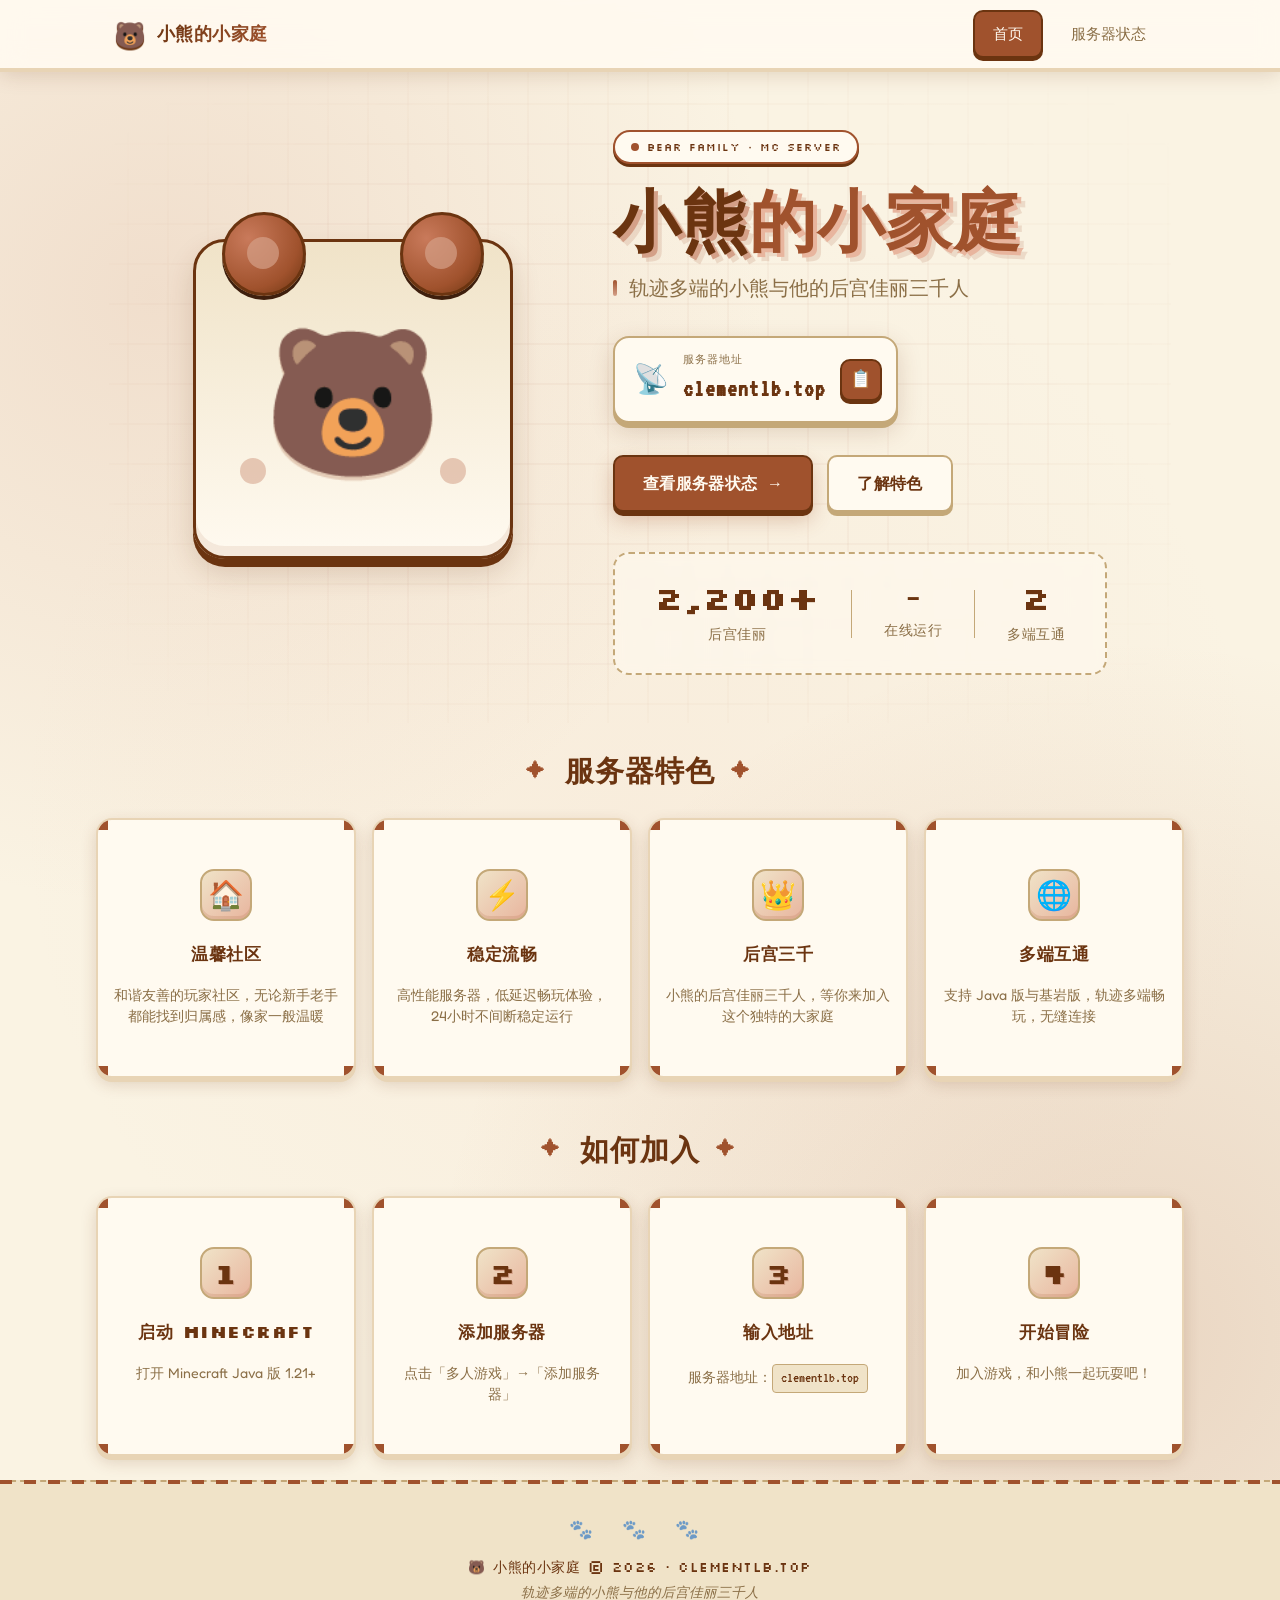
<file: index.html>
<!DOCTYPE html>
<html lang="zh-CN">
<head>
  <script>
    if (location.protocol === 'http:' && location.hostname === 'clementlb.top') {
      location.replace('https://clementlb.top' + location.pathname + location.search + location.hash);
    }
  </script>
  <meta charset="UTF-8">
  <meta name="viewport" content="width=device-width, initial-scale=1.0">
  <meta name="theme-color" content="#a0522d">
  <title>小熊的小家庭 - Minecraft 服务器</title>
  <link rel="preconnect" href="https://fonts.googleapis.com">
  <link rel="preconnect" href="https://fonts.gstatic.com" crossorigin>
  <link href="https://fonts.googleapis.com/css2?family=Press+Start+2P&family=Silkscreen:wght@400;700&family=Fredoka:wght@400;500;600;700&family=VT323&display=swap" rel="stylesheet">
  <link rel="stylesheet" href="css/style.css">
</head>
<body>
  <a href="#main" class="skip-link">跳到主内容</a>

  <nav class="navbar" aria-label="主导航">
    <div class="nav-container">
      <a href="index.html" class="nav-logo">
        <span class="logo-pixel" aria-hidden="true">🐻</span>
        <span class="logo-text">小熊的小家庭</span>
      </a>
      <div class="nav-links">
        <a href="index.html" class="nav-link active" aria-current="page">
          <span class="nav-link-inner">首页</span>
        </a>
        <a href="status.html" class="nav-link">
          <span class="nav-link-inner">服务器状态</span>
        </a>
      </div>
    </div>
  </nav>

  <header class="hero" id="main">
    <div class="hero-grid-pattern"></div>
    <div class="hero-bear">
      <div class="bear-character">
        <div class="bear-ear bear-ear-left" aria-hidden="true"></div>
        <div class="bear-ear bear-ear-right" aria-hidden="true"></div>
        <div class="bear-face" aria-hidden="true">🐻</div>
        <div class="bear-cheek bear-cheek-left" aria-hidden="true"></div>
        <div class="bear-cheek bear-cheek-right" aria-hidden="true"></div>
      </div>
      <div class="bear-shadow" aria-hidden="true"></div>
    </div>

    <div class="hero-content">
      <div class="hero-badge">
        <span class="badge-dot"></span>
        <span>BEAR FAMILY · MC SERVER</span>
      </div>
      <h1 class="hero-title">
        <span class="title-pixel">小熊</span><span class="title-pixel title-pixel-accent">的小家庭</span>
      </h1>
      <p class="hero-tagline">轨迹多端的小熊与他的后宫佳丽三千人</p>

      <div class="hero-ip">
        <div class="ip-icon">📡</div>
        <div class="ip-text">
          <span class="ip-label">服务器地址</span>
          <code class="ip-value">clementlb.top</code>
        </div>
        <button class="ip-copy" onclick="copyIp()" title="复制地址" aria-label="复制服务器地址">
          <span class="copy-icon" aria-hidden="true">📋</span>
        </button>
      </div>

      <div class="hero-actions">
        <a href="status.html" class="btn btn-primary">
          <span>查看服务器状态</span>
          <span class="btn-arrow" aria-hidden="true">→</span>
        </a>
        <a href="#features" class="btn btn-ghost">
          <span>了解特色</span>
        </a>
      </div>

      <div class="hero-stats">
        <div class="stat">
          <div class="stat-num" data-target="3000">0</div>
          <div class="stat-label">后宫佳丽</div>
        </div>
        <div class="stat-divider"></div>
        <div class="stat">
          <div class="stat-num" id="homePlayerCount">-</div>
          <div class="stat-label">在线运行</div>
        </div>
        <div class="stat-divider"></div>
        <div class="stat">
          <div class="stat-num">2</div>
          <div class="stat-label">多端互通</div>
        </div>
      </div>
    </div>
  </header>

  <section class="features" id="features">
    <div class="section-header">
        <span class="section-deco" aria-hidden="true">✦</span>
        <h2 class="section-title">服务器特色</h2>
        <span class="section-deco" aria-hidden="true">✦</span>
      </div>

    <div class="features-grid">
      <div class="card feature-card">
        <div class="card-corner corner-tl" aria-hidden="true"></div>
        <div class="card-corner corner-tr" aria-hidden="true"></div>
        <div class="card-corner corner-bl" aria-hidden="true"></div>
        <div class="card-corner corner-br" aria-hidden="true"></div>
        <div class="feature-icon-wrap">
          <div class="feature-icon" aria-hidden="true">🏠</div>
          <div class="icon-paw" aria-hidden="true">🐾</div>
        </div>
        <h3 class="feature-title">温馨社区</h3>
        <p class="feature-desc">和谐友善的玩家社区，无论新手老手都能找到归属感，像家一般温暖</p>
      </div>

      <div class="card feature-card">
        <div class="card-corner corner-tl" aria-hidden="true"></div>
        <div class="card-corner corner-tr" aria-hidden="true"></div>
        <div class="card-corner corner-bl" aria-hidden="true"></div>
        <div class="card-corner corner-br" aria-hidden="true"></div>
        <div class="feature-icon-wrap">
          <div class="feature-icon" aria-hidden="true">⚡</div>
          <div class="icon-paw" aria-hidden="true">🐾</div>
        </div>
        <h3 class="feature-title">稳定流畅</h3>
        <p class="feature-desc">高性能服务器，低延迟畅玩体验，24小时不间断稳定运行</p>
      </div>

      <div class="card feature-card">
        <div class="card-corner corner-tl" aria-hidden="true"></div>
        <div class="card-corner corner-tr" aria-hidden="true"></div>
        <div class="card-corner corner-bl" aria-hidden="true"></div>
        <div class="card-corner corner-br" aria-hidden="true"></div>
        <div class="feature-icon-wrap">
          <div class="feature-icon" aria-hidden="true">👑</div>
          <div class="icon-paw" aria-hidden="true">🐾</div>
        </div>
        <h3 class="feature-title">后宫三千</h3>
        <p class="feature-desc">小熊的后宫佳丽三千人，等你来加入这个独特的大家庭</p>
      </div>

      <div class="card feature-card">
        <div class="card-corner corner-tl" aria-hidden="true"></div>
        <div class="card-corner corner-tr" aria-hidden="true"></div>
        <div class="card-corner corner-bl" aria-hidden="true"></div>
        <div class="card-corner corner-br" aria-hidden="true"></div>
        <div class="feature-icon-wrap">
          <div class="feature-icon" aria-hidden="true">🌐</div>
          <div class="icon-paw" aria-hidden="true">🐾</div>
        </div>
        <h3 class="feature-title">多端互通</h3>
        <p class="feature-desc">支持 Java 版与基岩版，轨迹多端畅玩，无缝连接</p>
      </div>
    </div>
  </section>

  <section class="join">
    <div class="section-header">
      <span class="section-deco" aria-hidden="true">✦</span>
      <h2 class="section-title">如何加入</h2>
      <span class="section-deco" aria-hidden="true">✦</span>
    </div>

    <div class="join-steps">
      <div class="card step">
        <div class="card-corner corner-tl" aria-hidden="true"></div>
        <div class="card-corner corner-tr" aria-hidden="true"></div>
        <div class="card-corner corner-bl" aria-hidden="true"></div>
        <div class="card-corner corner-br" aria-hidden="true"></div>
        <div class="step-icon-wrap">
          <span class="step-number" aria-hidden="true">1</span>
          <div class="icon-paw" aria-hidden="true">🐾</div>
        </div>
        <h3 class="step-title">启动 Minecraft</h3>
        <p class="step-desc">打开 Minecraft Java 版 1.21+</p>
      </div>

      <div class="card step">
        <div class="card-corner corner-tl" aria-hidden="true"></div>
        <div class="card-corner corner-tr" aria-hidden="true"></div>
        <div class="card-corner corner-bl" aria-hidden="true"></div>
        <div class="card-corner corner-br" aria-hidden="true"></div>
        <div class="step-icon-wrap">
          <span class="step-number" aria-hidden="true">2</span>
          <div class="icon-paw" aria-hidden="true">🐾</div>
        </div>
        <h3 class="step-title">添加服务器</h3>
        <p class="step-desc">点击「多人游戏」→「添加服务器」</p>
      </div>

      <div class="card step">
        <div class="card-corner corner-tl" aria-hidden="true"></div>
        <div class="card-corner corner-tr" aria-hidden="true"></div>
        <div class="card-corner corner-bl" aria-hidden="true"></div>
        <div class="card-corner corner-br" aria-hidden="true"></div>
        <div class="step-icon-wrap">
          <span class="step-number" aria-hidden="true">3</span>
          <div class="icon-paw" aria-hidden="true">🐾</div>
        </div>
        <h3 class="step-title">输入地址</h3>
        <p class="step-desc">服务器地址：<code class="step-code">clementlb.top</code></p>
      </div>

      <div class="card step">
        <div class="card-corner corner-tl" aria-hidden="true"></div>
        <div class="card-corner corner-tr" aria-hidden="true"></div>
        <div class="card-corner corner-bl" aria-hidden="true"></div>
        <div class="card-corner corner-br" aria-hidden="true"></div>
        <div class="step-icon-wrap">
          <span class="step-number" aria-hidden="true">4</span>
          <div class="icon-paw" aria-hidden="true">🐾</div>
        </div>
        <h3 class="step-title">开始冒险</h3>
        <p class="step-desc">加入游戏，和小熊一起玩耍吧！</p>
      </div>
    </div>
  </section>

  <footer class="footer">
    <div class="footer-paws" aria-hidden="true">🐾 🐾 🐾</div>
    <p class="footer-main">🐻 小熊的小家庭 &copy; 2026 · clementlb.top</p>
    <p class="footer-tagline">轨迹多端的小熊与他的后宫佳丽三千人</p>
  </footer>

  <script>
    function copyIp() {
      const ip = 'clementlb.top';
      const btn = document.querySelector('.ip-copy');
      const icon = btn?.querySelector('.copy-icon');
      const restore = () => { if (icon) icon.textContent = '📋'; };
      if (navigator.clipboard?.writeText) {
        navigator.clipboard.writeText(ip).then(() => {
          if (icon) icon.textContent = '✅';
          setTimeout(restore, 1500);
        }).catch(restore);
      } else {
        // Fallback for older browsers
        const ta = document.createElement('textarea');
        ta.value = ip;
        ta.style.position = 'fixed';
        ta.style.opacity = '0';
        document.body.appendChild(ta);
        ta.select();
        try { document.execCommand('copy'); if (icon) icon.textContent = '✅'; } catch (e) {}
        document.body.removeChild(ta);
        setTimeout(restore, 1500);
      }
    }

    // Honor reduced motion preference
    const prefersReducedMotion = window.matchMedia('(prefers-reduced-motion: reduce)').matches;

    // Animate stats on load
    document.addEventListener('DOMContentLoaded', () => {
      const stat = document.querySelector('.stat-num[data-target]');
      if (stat) {
        const target = +stat.dataset.target;
        if (prefersReducedMotion) {
          stat.textContent = target.toLocaleString() + '+';
        } else {
          let current = 0;
          const step = Math.max(1, Math.ceil(target / 60));
          const tick = () => {
            current += step;
            if (current >= target) current = target;
            stat.textContent = current.toLocaleString() + '+';
            if (current < target) requestAnimationFrame(tick);
          };
          const obs = new IntersectionObserver((entries) => {
            entries.forEach(e => { if (e.isIntersecting) { tick(); obs.disconnect(); } });
          });
          obs.observe(stat);
        }
      }

      fetchPlayerCount();
      setInterval(fetchPlayerCount, 300000);

      // Stagger card reveal is handled in CSS (avoids first-frame flash)
    });

    function fetchPlayerCount(retriesLeft = 10) {
      const el = document.getElementById('homePlayerCount');
      if (!el) return;
      fetch('https://api.mcsrvstat.us/3/mc.clementlb.top:25565')
        .then(r => r.json())
        .then(data => {
          if (data && data.online) {
            const online = data.players?.online ?? 0;
            const max = data.players?.max ?? 0;
            el.textContent = online + ' / ' + max;
          } else {
            el.textContent = '离线';
          }
        })
        .catch(() => {
          if (retriesLeft > 0) {
            setTimeout(() => fetchPlayerCount(retriesLeft - 1), 3000);
          } else {
            el.textContent = '-';
          }
        });
    }
  </script>
</body>
</html>
</file>
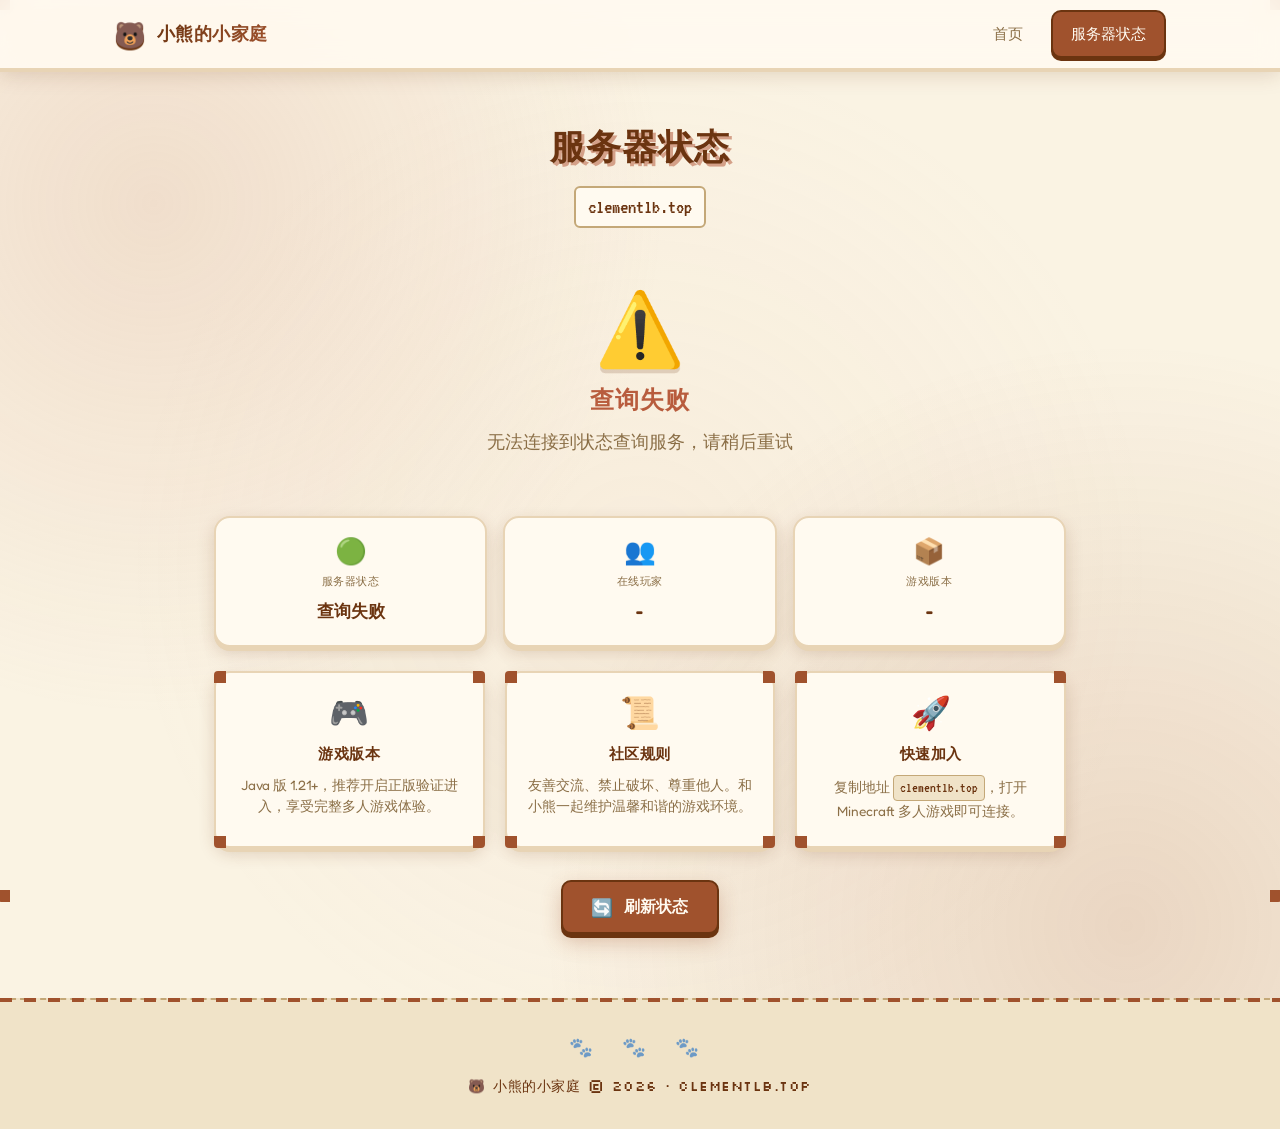
<file: status.html>
<!DOCTYPE html>
<html lang="zh-CN">
<head>
  <script>
    if (location.protocol === 'http:' && location.hostname === 'clementlb.top') {
      location.replace('https://clementlb.top' + location.pathname + location.search + location.hash);
    }
  </script>
  <meta charset="UTF-8">
  <meta name="viewport" content="width=device-width, initial-scale=1.0">
  <meta name="theme-color" content="#a0522d">
  <title>服务器状态 - 小熊的小家庭</title>
  <link rel="preconnect" href="https://fonts.googleapis.com">
  <link rel="preconnect" href="https://fonts.gstatic.com" crossorigin>
  <link href="https://fonts.googleapis.com/css2?family=Press+Start+2P&family=Silkscreen:wght@400;700&family=Fredoka:wght@400;500;600;700&family=VT323&display=swap" rel="stylesheet">
  <link rel="stylesheet" href="css/style.css">
</head>
<body>
  <a href="#main" class="skip-link">跳到主内容</a>

  <nav class="navbar" aria-label="主导航">
    <div class="nav-container">
      <a href="index.html" class="nav-logo">
        <span class="logo-pixel" aria-hidden="true">🐻</span>
        <span class="logo-text">小熊的小家庭</span>
      </a>
      <div class="nav-links">
        <a href="index.html" class="nav-link">
          <span class="nav-link-inner">首页</span>
        </a>
        <a href="status.html" class="nav-link active" aria-current="page">
          <span class="nav-link-inner">服务器状态</span>
        </a>
      </div>
    </div>
  </nav>

  <main class="status-page" id="main">
    <div class="status-header">
      <h1 class="page-title">服务器状态</h1>
      <p class="page-subtitle"><code class="status-ip-mono">clementlb.top</code></p>
    </div>

    <!-- Status Result Card -->
    <div class="status-card" id="statusCard" role="status" aria-live="polite" aria-busy="true">
      <div class="card-corner corner-tl" aria-hidden="true"></div>
      <div class="card-corner corner-tr" aria-hidden="true"></div>
      <div class="card-corner corner-bl" aria-hidden="true"></div>
      <div class="card-corner corner-br" aria-hidden="true"></div>
      <div class="status-loading" id="statusLoading">
        <div class="bear-loader">
          <div class="bear-loader-emoji" aria-hidden="true">🐻</div>
          <div class="loader-paws" aria-hidden="true">
            <span>🐾</span><span>🐾</span><span>🐾</span>
          </div>
        </div>
        <p class="loading-text">小熊正在查看服务器…</p>
      </div>
      <div class="status-result" id="statusResult" style="display:none;">
        <div class="status-icon" id="statusIcon" aria-hidden="true">🟢</div>
        <div class="status-text" id="statusText">服务器在线</div>
        <div class="status-players" id="statusPlayers">0 / 0 名玩家在线</div>
      </div>
    </div>

    <!-- Metrics Grid -->
    <div class="metrics-grid" id="metricsGrid">
      <div class="metric-card">
        <span class="metric-icon" aria-hidden="true">🟢</span>
        <span class="metric-label">服务器状态</span>
        <span class="metric-value" id="metricStatus">查询中…</span>
      </div>
      <div class="metric-card">
        <span class="metric-icon" aria-hidden="true">👥</span>
        <span class="metric-label">在线玩家</span>
        <span class="metric-value" id="metricPlayers">-</span>
      </div>
      <div class="metric-card">
        <span class="metric-icon" aria-hidden="true">📦</span>
        <span class="metric-label">游戏版本</span>
        <span class="metric-value" id="metricVersion">-</span>
      </div>
    </div>

    <!-- Detail Cards -->
    <div class="status-detail" id="statusDetail" style="display:none;">
      <div class="card-corner corner-tl" aria-hidden="true"></div>
      <div class="card-corner corner-tr" aria-hidden="true"></div>
      <div class="card-corner corner-bl" aria-hidden="true"></div>
      <div class="card-corner corner-br" aria-hidden="true"></div>
      <div class="detail-grid">
        <div class="detail-item">
          <span class="detail-label">服务器名称</span>
          <span class="detail-value" id="detailName">-</span>
        </div>
        <div class="detail-item">
          <span class="detail-label">游戏版本</span>
          <span class="detail-value" id="detailVersion">-</span>
        </div>
        <div class="detail-item">
          <span class="detail-label">在线玩家</span>
          <span class="detail-value" id="detailPlayers">-</span>
        </div>
        <div class="detail-item">
          <span class="detail-label">最大玩家</span>
          <span class="detail-value" id="detailMaxPlayers">-</span>
        </div>
        <div class="detail-item detail-full">
          <span class="detail-label">MOTD</span>
          <span class="detail-value motd" id="detailMotd">-</span>
        </div>
      </div>

      <div class="player-list" id="playerList" style="display:none;">
        <h2 class="player-list-title">
          <span aria-hidden="true">🐾</span> 在线玩家 <span aria-hidden="true">🐾</span>
        </h2>
        <div class="player-grid" id="playerGrid"></div>
      </div>
    </div>

    <!-- Info Cards -->
    <section class="info-cards" aria-labelledby="info-heading">
      <h2 class="visually-hidden" id="info-heading">服务器信息</h2>
      <div class="info-card">
        <div class="card-corner corner-tl" aria-hidden="true"></div>
        <div class="card-corner corner-tr" aria-hidden="true"></div>
        <div class="card-corner corner-bl" aria-hidden="true"></div>
        <div class="card-corner corner-br" aria-hidden="true"></div>
        <div class="info-icon" aria-hidden="true">🎮</div>
        <h3 class="info-title">游戏版本</h3>
        <p class="info-desc">Java 版 1.21+，推荐开启正版验证进入，享受完整多人游戏体验。</p>
      </div>
      <div class="info-card">
        <div class="card-corner corner-tl" aria-hidden="true"></div>
        <div class="card-corner corner-tr" aria-hidden="true"></div>
        <div class="card-corner corner-bl" aria-hidden="true"></div>
        <div class="card-corner corner-br" aria-hidden="true"></div>
        <div class="info-icon" aria-hidden="true">📜</div>
        <h3 class="info-title">社区规则</h3>
        <p class="info-desc">友善交流、禁止破坏、尊重他人。和小熊一起维护温馨和谐的游戏环境。</p>
      </div>
      <div class="info-card">
        <div class="card-corner corner-tl" aria-hidden="true"></div>
        <div class="card-corner corner-tr" aria-hidden="true"></div>
        <div class="card-corner corner-bl" aria-hidden="true"></div>
        <div class="card-corner corner-br" aria-hidden="true"></div>
        <div class="info-icon" aria-hidden="true">🚀</div>
        <h3 class="info-title">快速加入</h3>
        <p class="info-desc">复制地址 <code class="info-code">clementlb.top</code>，打开 Minecraft 多人游戏即可连接。</p>
      </div>
    </section>

    <button class="btn btn-primary btn-refresh" onclick="fetchStatus()" aria-label="刷新服务器状态">
      <span class="btn-icon" aria-hidden="true">🔄</span>
      <span>刷新状态</span>
    </button>
  </main>

  <footer class="footer">
    <div class="footer-paws" aria-hidden="true">🐾 🐾 🐾</div>
    <p class="footer-main">🐻 小熊的小家庭 &copy; 2026 · clementlb.top</p>
  </footer>

  <script src="js/status.js"></script>
</body>
</html>
</file>
<file: css/style.css>
/* ============================================
   小熊的小家庭 · Cozy Bear Minecraft Theme
   ============================================ */

/* ===== Reset ===== */
*, *::before, *::after { box-sizing: border-box; margin: 0; padding: 0; }

/* ===== Theme Variables (Bear Palette) ===== */
:root {
  /* Bear fur browns */
  --bear-fur: #a0522d;
  --bear-fur-light: #c97a5b;
  --bear-fur-dark: #6b3410;
  --bear-fur-deep: #3e1f0d;

  /* Bear snout peach */
  --bear-snout: #d4a088;
  --bear-snout-light: #e8b59e;
  --bear-snout-dark: #b07858;

  /* Cozy room creams (Minecraft room background) */
  --bg: #faf3e3;
  --bg-soft: #f0e3c8;
  --bg-card: #fffaf0;
  --bg-card-hover: #fff5e1;

  /* Text */
  --text: #3e2723;
  --text-muted: #8b6f47;
  --text-light: #b8a085;

  /* Borders & decoration */
  --border: #e8d4b5;
  --border-strong: #c4a878;
  --pixel-shadow: rgba(107, 52, 16, 0.18);

  /* Semantic */
  --success: #6b8e23;
  --success-bg: #e8efd0;
  --danger: #b85c3d;
  --danger-bg: #f5dccd;
  --warning: #d4a017;

  /* Focus ring */
  --focus-ring: 0 0 0 3px rgba(160, 82, 45, 0.5);

  /* Shapes */
  --radius: 16px;
  --radius-sm: 10px;
  --radius-lg: 24px;
  --pixel: 4px;

  /* Safe areas (iOS notch etc.) */
  --safe-top: env(safe-area-inset-top, 0px);
  --safe-bottom: env(safe-area-inset-bottom, 0px);

  /* Spacing scale (4-px grid) */
  --space-1: 4px;
  --space-2: 8px;
  --space-3: 12px;
  --space-4: 16px;
  --space-5: 24px;
  --space-6: 32px;
  --space-7: 48px;
  --space-8: 64px;
}

/* ===== Base ===== */
html { scroll-behavior: smooth; }

body {
  font-family: 'Fredoka', 'PingFang SC', 'Microsoft YaHei', sans-serif;
  background: var(--bg);
  color: var(--text);
  min-height: 100vh;
  display: flex;
  flex-direction: column;
  font-weight: 400;
  line-height: 1.6;
  overflow-x: hidden;
  background-image:
    radial-gradient(circle at 12% 18%, rgba(212, 160, 136, 0.25) 0%, transparent 35%),
    radial-gradient(circle at 88% 82%, rgba(160, 82, 45, 0.18) 0%, transparent 40%),
    radial-gradient(circle at 50% 50%, rgba(232, 181, 158, 0.1) 0%, transparent 60%);
}

::selection { background: var(--bear-fur); color: var(--bg-card); }

/* ===== Skip Link ===== */
.skip-link {
  position: absolute;
  left: -9999px;
  top: 0;
  z-index: 200;
  background: var(--bear-fur-dark);
  color: var(--bg-card);
  padding: 12px 20px;
  border-radius: 0 0 var(--radius-sm) 0;
  text-decoration: none;
  font-weight: 600;
}
.skip-link:focus { left: 0; outline: 3px solid var(--bear-snout-light); outline-offset: 2px; }

/* ===== Focus Styles ===== */
:focus-visible {
  outline: 3px solid var(--bear-fur);
  outline-offset: 2px;
  border-radius: 4px;
}

/* ===== Navbar ===== */
.navbar {
  background: rgba(255, 250, 240, 0.92);
  backdrop-filter: blur(12px) saturate(140%);
  -webkit-backdrop-filter: blur(12px) saturate(140%);
  border-bottom: 2px solid var(--border);
  position: sticky;
  top: 0;
  z-index: 100;
  padding-top: var(--safe-top);
  box-shadow: 0 2px 0 var(--border), 0 4px 20px var(--pixel-shadow);
}

.nav-container {
  max-width: 1100px;
  margin: 0 auto;
  padding: 0 var(--space-5);
  display: flex;
  align-items: center;
  justify-content: space-between;
  height: 68px;
}

.nav-logo {
  display: flex;
  align-items: center;
  gap: 10px;
  text-decoration: none;
  color: var(--bear-fur-dark);
  font-family: 'Silkscreen', 'Fredoka', monospace;
  font-weight: 700;
  font-size: 1.15rem;
  letter-spacing: 0.5px;
  transition: transform 0.2s ease;
}
.nav-logo:hover { transform: translateX(2px); }

.logo-pixel {
  font-size: 1.6rem;
  filter: drop-shadow(0 2px 0 var(--bear-fur-dark));
  animation: bear-bob 3s ease-in-out infinite;
}

.logo-text {
  background: linear-gradient(135deg, var(--bear-fur-dark), var(--bear-fur));
  -webkit-background-clip: text;
  -webkit-text-fill-color: transparent;
  background-clip: text;
}

.nav-links { display: flex; gap: 8px; }

.nav-link {
  position: relative;
  color: var(--text-muted);
  text-decoration: none;
  font-weight: 500;
  font-size: 0.95rem;
  padding: 10px 18px;
  border-radius: var(--radius-sm);
  transition: color 0.2s ease, background-color 0.2s ease, transform 0.2s ease, border-color 0.2s ease, box-shadow 0.2s ease;
  border: 2px solid transparent;
  touch-action: manipulation;
}
.nav-link:hover {
  color: var(--bear-fur-dark);
  background: var(--bg-soft);
}
.nav-link.active {
  color: var(--bg-card);
  background: var(--bear-fur);
  border-color: var(--bear-fur-dark);
  box-shadow: 0 3px 0 var(--bear-fur-dark);
}
.nav-link.active:hover { transform: translateY(1px); box-shadow: 0 2px 0 var(--bear-fur-dark); }

/* ===== Hero ===== */
.hero {
  position: relative;
  min-height: 560px;
  display: grid;
  grid-template-columns: 360px 1fr;
  gap: 80px;
  align-items: center;
  padding: 60px 64px 48px;
  max-width: 1400px;
  margin: 0 auto;
  overflow: hidden;
  scroll-margin-top: 80px;
}

.hero-grid-pattern {
  position: absolute;
  inset: -60px;
  background:
    repeating-linear-gradient(0deg, transparent, transparent 38px, rgba(160, 82, 45, 0.04) 38px, rgba(160, 82, 45, 0.04) 40px),
    repeating-linear-gradient(90deg, transparent, transparent 38px, rgba(160, 82, 45, 0.04) 38px, rgba(160, 82, 45, 0.04) 40px);
  pointer-events: none;
  z-index: 0;
  mask-image: radial-gradient(ellipse at center, #000 40%, transparent 80%);
  -webkit-mask-image: radial-gradient(ellipse at center, #000 40%, transparent 80%);
}

.hero-bear {
  position: relative;
  z-index: 1;
  display: flex;
  align-items: center;
  justify-content: center;
  flex-direction: column;
}

.bear-character {
  position: relative;
  width: 320px;
  height: 320px;
  display: flex;
  align-items: center;
  justify-content: center;
  background: linear-gradient(180deg, var(--bg-soft) 0%, var(--bg-card) 100%);
  border: 3px solid var(--bear-fur-dark);
  border-radius: 32px;
  box-shadow:
    0 8px 0 var(--bear-fur-dark),
    0 14px 28px var(--pixel-shadow),
    inset 0 -10px 0 rgba(160, 82, 45, 0.1);
  animation: bear-bob 2.5s ease-in-out infinite;
}

/* CSS ears */
.bear-ear {
  position: absolute;
  top: -30px;
  width: 84px;
  height: 84px;
  background: radial-gradient(circle at 30% 30%, var(--bear-fur-light), var(--bear-fur) 65%, var(--bear-fur-dark));
  border: 3px solid var(--bear-fur-dark);
  border-radius: 50%;
  box-shadow: 0 4px 0 var(--bear-fur-deep);
  z-index: 0;
}
.bear-ear::after {
  content: '';
  position: absolute;
  top: 22px;
  left: 22px;
  width: 32px;
  height: 32px;
  background: var(--bear-snout);
  border-radius: 50%;
  opacity: 0.7;
}
.bear-ear-left { left: 26px; }
.bear-ear-right { right: 26px; }

.bear-face {
  position: relative;
  z-index: 1;
  font-size: 9rem;
  line-height: 1;
  filter: drop-shadow(0 4px 0 rgba(160, 82, 45, 0.25));
}

.bear-cheek {
  position: absolute;
  width: 26px;
  height: 26px;
  background: var(--bear-snout);
  border-radius: 50%;
  opacity: 0.55;
  z-index: 1;
}
.bear-cheek-left { bottom: 72px; left: 44px; }
.bear-cheek-right { bottom: 72px; right: 44px; }

.bear-shadow {
  width: 260px;
  height: 28px;
  background: radial-gradient(ellipse, rgba(62, 39, 35, 0.25) 0%, transparent 70%);
  margin-top: -20px;
  animation: shadow-pulse 2.5s ease-in-out infinite;
}

@keyframes bear-bob {
  0%, 100% { transform: translateY(0) rotate(-1deg); }
  50% { transform: translateY(-10px) rotate(1deg); }
}

@keyframes shadow-pulse {
  0%, 100% { transform: scaleX(1); opacity: 0.6; }
  50% { transform: scaleX(0.85); opacity: 0.4; }
}

.hero-content {
  position: relative;
  z-index: 1;
  text-align: left;
}

.hero-badge {
  display: inline-flex;
  align-items: center;
  gap: 8px;
  background: var(--bg-card);
  border: 2px solid var(--bear-fur);
  border-radius: 999px;
  padding: 6px 16px;
  font-family: 'Silkscreen', monospace;
  font-size: 0.7rem;
  color: var(--bear-fur-dark);
  letter-spacing: 1px;
  margin-bottom: 20px;
  box-shadow: 0 3px 0 var(--bear-fur-dark);
}

.badge-dot {
  width: 8px;
  height: 8px;
  background: var(--bear-fur);
  border-radius: 50%;
  animation: pulse-dot 1.5s ease-in-out infinite;
}

@keyframes pulse-dot {
  0%, 100% { opacity: 1; transform: scale(1); }
  50% { opacity: 0.5; transform: scale(1.3); }
}

.hero-title {
  font-family: 'Silkscreen', 'Press Start 2P', monospace;
  font-size: 4.2rem;
  line-height: 1.05;
  font-weight: 700;
  margin-bottom: 18px;
  letter-spacing: 1px;
  text-wrap: balance;
}

.title-pixel {
  display: inline-block;
  color: var(--bear-fur-dark);
  text-shadow: 4px 4px 0 var(--bear-snout), 8px 8px 0 rgba(160, 82, 45, 0.15);
}
.title-pixel-accent {
  color: var(--bear-fur);
  text-shadow: 4px 4px 0 var(--bear-snout-light), 8px 8px 0 rgba(160, 82, 45, 0.15);
}

.hero-tagline {
  font-size: 1.25rem;
  color: var(--text-muted);
  margin-bottom: 32px;
  font-weight: 500;
  max-width: 560px;
  position: relative;
  padding-left: 16px;
  text-wrap: pretty;
}
.hero-tagline::before {
  content: '';
  position: absolute;
  left: 0;
  top: 8px;
  bottom: 8px;
  width: 4px;
  background: linear-gradient(to bottom, var(--bear-fur), var(--bear-snout));
  border-radius: 2px;
}

/* IP Card */
.hero-ip {
  display: inline-flex;
  align-items: center;
  justify-content: center;
  gap: 14px;
  background: var(--bg-card);
  border: 2px solid var(--border-strong);
  border-radius: var(--radius);
  padding: 12px 14px 12px 18px;
  margin-bottom: 32px;
  box-shadow: 0 5px 0 var(--border-strong), 0 8px 24px var(--pixel-shadow);
  transition: transform 0.2s ease, box-shadow 0.2s ease;
}
.hero-ip:hover { transform: translateY(-2px); box-shadow: 0 7px 0 var(--border-strong), 0 10px 28px var(--pixel-shadow); }

.ip-icon {
  font-size: 1.8rem;
  line-height: 1;
  display: flex;
  align-items: center;
  justify-content: center;
  animation: pulse-dot 2s ease-in-out infinite;
}

.ip-text {
  display: flex;
  flex-direction: column;
  justify-content: center;
  gap: 2px;
}

.ip-label {
  font-size: 0.7rem;
  color: var(--text-muted);
  font-family: 'Silkscreen', monospace;
  letter-spacing: 1px;
  text-transform: uppercase;
}

.ip-value {
  font-family: 'VT323', 'Consolas', monospace;
  font-size: 1.5rem;
  color: var(--bear-fur-dark);
  background: none;
  padding: 0;
  font-weight: 700;
  letter-spacing: 1px;
}

.ip-copy {
  background: var(--bear-fur);
  border: 2px solid var(--bear-fur-dark);
  border-radius: var(--radius-sm);
  width: 42px;
  height: 42px;
  display: flex;
  align-items: center;
  justify-content: center;
  cursor: pointer;
  transition: background-color 0.15s ease, transform 0.15s ease, box-shadow 0.15s ease;
  box-shadow: 0 3px 0 var(--bear-fur-dark);
  -webkit-tap-highlight-color: transparent;
  touch-action: manipulation;
  margin: 0;
  padding: 0;
  flex-shrink: 0;
}
.ip-copy:hover { background: var(--bear-fur-light); }
.ip-copy:active { transform: translateY(2px); box-shadow: 0 1px 0 var(--bear-fur-dark); }
.copy-icon {
  font-size: 1.1rem;
  line-height: 1;
  display: flex;
  align-items: center;
  justify-content: center;
}

/* Hero Actions */
.hero-actions {
  display: flex;
  gap: 14px;
  flex-wrap: wrap;
  margin-bottom: 40px;
}

/* Buttons */
.btn {
  display: inline-flex;
  align-items: center;
  gap: 10px;
  padding: 14px 28px;
  border-radius: var(--radius-sm);
  font-family: 'Fredoka', sans-serif;
  font-size: 1rem;
  font-weight: 600;
  text-decoration: none;
  cursor: pointer;
  transition: background-color 0.15s ease, color 0.15s ease, transform 0.15s ease, box-shadow 0.15s ease, border-color 0.15s ease;
  border: 2px solid transparent;
  letter-spacing: 0.3px;
  -webkit-tap-highlight-color: transparent;
  touch-action: manipulation;
}
.btn-primary {
  background: var(--bear-fur);
  color: var(--bg-card);
  border-color: var(--bear-fur-dark);
  box-shadow: 0 4px 0 var(--bear-fur-dark), 0 8px 20px rgba(160, 82, 45, 0.3);
}
.btn-primary:hover { background: var(--bear-fur-light); transform: translateY(-2px); box-shadow: 0 6px 0 var(--bear-fur-dark), 0 10px 24px rgba(160, 82, 45, 0.4); }
.btn-primary:active { transform: translateY(2px); box-shadow: 0 2px 0 var(--bear-fur-dark); }
.btn-arrow { transition: transform 0.2s ease; }
.btn-primary:hover .btn-arrow { transform: translateX(4px); }

.btn-ghost {
  background: var(--bg-card);
  color: var(--bear-fur-dark);
  border-color: var(--border-strong);
  box-shadow: 0 4px 0 var(--border-strong);
}
.btn-ghost:hover { background: var(--bg-card-hover); transform: translateY(-2px); box-shadow: 0 6px 0 var(--border-strong); }
.btn-ghost:active { transform: translateY(2px); box-shadow: 0 2px 0 var(--border-strong); }

/* Hero Stats */
.hero-stats {
  display: flex;
  align-items: center;
  justify-content: space-between;
  gap: 32px;
  padding: 28px 40px;
  background: rgba(255, 250, 240, 0.6);
  border: 2px dashed var(--border-strong);
  border-radius: var(--radius);
  backdrop-filter: blur(6px);
  width: 100%;
  max-width: 680px;
}

.stat { text-align: center; }
.stat-num {
  font-family: 'Silkscreen', monospace;
  font-size: 2rem;
  color: var(--bear-fur-dark);
  font-weight: 700;
  line-height: 1;
  margin-bottom: 8px;
  font-variant-numeric: tabular-nums;
}
#homePlayerCount {
  font-size: 1.4rem;
}
.stat-label {
  font-size: 0.9rem;
  color: var(--text-muted);
  letter-spacing: 0.5px;
  font-weight: 500;
}

.stat-divider {
  width: 1px;
  height: 48px;
  background: var(--border-strong);
}

/* ===== Sections ===== */
.section-header {
  display: flex;
  align-items: center;
  justify-content: center;
  gap: var(--space-4);
  margin-bottom: var(--space-5);
}

.section-deco {
  color: var(--bear-fur);
  font-size: 1.2rem;
  letter-spacing: 4px;
}

.section-title {
  font-family: 'Silkscreen', 'Press Start 2P', monospace;
  font-size: 1.8rem;
  font-weight: 700;
  color: var(--bear-fur-dark);
  letter-spacing: 1px;
  position: relative;
  text-wrap: balance;
}

.features, .join {
  max-width: 1400px;
  margin: 0 auto;
  padding: var(--space-5) var(--space-5);
  position: relative;
}

/* ===== Card (shadcn-style: one base class for all card variants) ===== */
.card,
.feature-card,
.step {
  position: relative;
  background: var(--bg-card);
  border: 2px solid var(--border);
  border-radius: var(--radius);
  padding: var(--space-4);
  display: flex;
  flex-direction: column;
  align-items: center;
  justify-content: center;
  text-align: center;
  width: 100%;
  height: 260px;
  min-height: 260px;
  max-height: 260px;
  gap: var(--space-2);
  transition: transform 0.3s cubic-bezier(0.4, 0, 0.2, 1), background-color 0.3s ease, border-color 0.3s ease, box-shadow 0.3s ease;
  box-shadow: 0 4px 0 var(--border), 0 6px 16px var(--pixel-shadow);
  overflow: hidden;
  animation: card-rise 0.6s ease both;
}

.features-grid > .card:nth-child(1),
.join-steps > .card:nth-child(1) { animation-delay: 0.05s; }
.features-grid > .card:nth-child(2),
.join-steps > .card:nth-child(2) { animation-delay: 0.13s; }
.features-grid > .card:nth-child(3),
.join-steps > .card:nth-child(3) { animation-delay: 0.21s; }
.features-grid > .card:nth-child(4),
.join-steps > .card:nth-child(4) { animation-delay: 0.29s; }

@keyframes card-rise {
  from { opacity: 0; transform: translateY(20px); }
  to   { opacity: 1; transform: translateY(0); }
}

/* Pixel corner decorations */
.card-corner {
  position: absolute;
  width: 12px;
  height: 12px;
  background: var(--bear-fur);
  border-radius: 2px;
  pointer-events: none;
}
.corner-tl { top: -2px; left: -2px; border-radius: 4px 0 0 0; }
.corner-tr { top: -2px; right: -2px; border-radius: 0 4px 0 0; }
.corner-bl { bottom: -2px; left: -2px; border-radius: 0 0 0 4px; }
.corner-br { bottom: -2px; right: -2px; border-radius: 0 0 4px 0; }

/* ===== Grid containers (identical, shared rule) ===== */
.features-grid,
.join-steps {
  display: grid;
  grid-template-columns: repeat(4, minmax(0, 1fr));
  gap: var(--space-4);
  align-items: stretch;
  width: 100%;
}

/* ===== Feature Card & Step Card variants (unified) ===== */
.feature-card:hover,
.step:hover {
  transform: translateY(-6px);
  border-color: var(--bear-fur);
  background: var(--bg-card-hover);
  box-shadow: 0 10px 0 var(--bear-fur), 0 14px 28px rgba(160, 82, 45, 0.25);
}
.feature-card:hover .icon-paw,
.step:hover .icon-paw { opacity: 1; transform: translateY(0); }
.feature-card:hover .feature-icon-wrap,
.step:hover .step-icon-wrap { transform: rotate(-6deg); }
.feature-card:hover .feature-icon,
.step:hover .step-number { transform: scale(1.1); }

/* Shared icon box (feature & step) */
.feature-icon-wrap,
.step-icon-wrap {
  position: relative;
  display: inline-flex;
  align-items: center;
  justify-content: center;
  width: 52px;
  height: 52px;
  margin: 0 auto var(--space-3);
  background: linear-gradient(135deg, var(--bg-soft), var(--bear-snout-light));
  border: 2px solid var(--border-strong);
  border-radius: 14px;
  box-shadow: inset 0 -3px 0 rgba(160, 82, 45, 0.15);
  transition: transform 0.3s ease;
  flex-shrink: 0;
}

.feature-icon,
.step-number {
  font-size: 1.8rem;
  line-height: 1;
  transition: transform 0.3s ease;
}

.icon-paw {
  position: absolute;
  bottom: -4px;
  right: -4px;
  font-size: 0.8rem;
  background: var(--bg-card);
  border: 1.5px solid var(--bear-fur);
  border-radius: 50%;
  width: 20px;
  height: 20px;
  display: flex;
  align-items: center;
  justify-content: center;
  opacity: 0;
  transform: translateY(4px);
  transition: opacity 0.3s ease, transform 0.3s ease;
}

/* Shared title & desc */
.feature-title,
.step-title {
  font-family: 'Silkscreen', monospace;
  font-size: 1.05rem;
  color: var(--bear-fur-dark);
  margin-bottom: var(--space-2);
  letter-spacing: 0.5px;
  min-height: 1.5em;
  display: flex;
  align-items: center;
  justify-content: center;
}

.feature-desc,
.step-desc {
  font-size: 0.88rem;
  color: var(--text-muted);
  line-height: 1.5;
  max-width: 28ch;
  height: 3em;
  min-height: 3em;
  max-height: 3em;
  display: -webkit-box;
  -webkit-line-clamp: 2;
  -webkit-box-orient: vertical;
  overflow: hidden;
  text-overflow: ellipsis;
  text-align: center;
  -webkit-box-pack: center;
}

.step-number {
  font-family: 'Silkscreen', monospace;
  color: var(--bear-fur-dark);
  font-weight: 700;
  text-shadow: 1px 1px 0 var(--bear-snout);
  font-variant-numeric: tabular-nums;
}

.step-code {
  font-family: 'VT323', monospace;
  color: var(--bear-fur-dark);
  background: var(--bg-soft);
  border: 1.5px solid var(--border-strong);
  padding: 2px 8px;
  border-radius: 4px;
  font-size: 0.95rem;
  display: inline-block;
  margin-top: 2px;
  word-break: break-all;
}

/* ===== Status Page ===== */
.status-page {
  max-width: 900px;
  margin: 0 auto;
  padding: 48px 24px 64px;
  flex: 1;
  text-align: center;
}

.status-header { margin-bottom: 24px; }

.visually-hidden {
  position: absolute;
  width: 1px;
  height: 1px;
  padding: 0;
  margin: -1px;
  overflow: hidden;
  clip: rect(0, 0, 0, 0);
  white-space: nowrap;
  border: 0;
}

.page-title {
  font-family: 'Silkscreen', 'Press Start 2P', monospace;
  font-size: 2.2rem;
  color: var(--bear-fur-dark);
  margin-bottom: 12px;
  letter-spacing: 1px;
  text-shadow: 3px 3px 0 var(--bear-snout);
  text-wrap: balance;
}

.page-subtitle {
  color: var(--text-muted);
  font-size: 1rem;
}

.status-ip-mono {
  font-family: 'VT323', monospace;
  font-size: 1.3rem;
  color: var(--bear-fur-dark);
  background: var(--bg-card);
  border: 2px solid var(--border-strong);
  padding: 2px 12px;
  border-radius: 6px;
  display: inline-block;
}

/* Status Card */
.status-card {
  padding: 40px 24px;
  margin-bottom: 20px;
  min-height: 180px;
  display: flex;
  align-items: center;
  justify-content: center;
  aspect-ratio: auto;
}

.status-loading {
  display: flex;
  flex-direction: column;
  align-items: center;
  gap: 16px;
  width: 100%;
}

.status-card.online { border-color: var(--success); }
.status-card.online:hover { box-shadow: 0 6px 0 var(--success), 0 10px 24px rgba(107, 142, 35, 0.2); }

.status-card.offline { border-color: var(--danger); }
.status-card.offline:hover { box-shadow: 0 6px 0 var(--danger), 0 10px 24px rgba(184, 92, 61, 0.2); }

.status-result {
  display: block;
  width: 100%;
}

.bear-loader { position: relative; }

.bear-loader-emoji {
  font-size: 4rem;
  line-height: 1;
  animation: bear-bob 1.5s ease-in-out infinite;
  filter: drop-shadow(0 4px 0 rgba(160, 82, 45, 0.2));
}

.loader-paws {
  display: flex;
  gap: 8px;
  margin-top: 12px;
  justify-content: center;
}
.loader-paws span {
  font-size: 1.2rem;
  animation: paw-tap 1.2s ease-in-out infinite;
  display: inline-block;
}
.loader-paws span:nth-child(2) { animation-delay: 0.2s; }
.loader-paws span:nth-child(3) { animation-delay: 0.4s; }

@keyframes paw-tap {
  0%, 100% { transform: translateY(0); opacity: 0.4; }
  50% { transform: translateY(-6px); opacity: 1; }
}

.loading-text {
  color: var(--text-muted);
  font-size: 1rem;
  font-weight: 500;
}

/* Status Result */
.status-icon {
  font-size: 4.5rem;
  margin-bottom: 16px;
  line-height: 1;
  filter: drop-shadow(0 4px 0 var(--pixel-shadow));
}

.status-text {
  font-family: 'Silkscreen', monospace;
  font-size: 1.5rem;
  font-weight: 700;
  margin-bottom: 10px;
  letter-spacing: 1px;
}

.status-text.online-text { color: var(--success); }
.status-text.offline-text { color: var(--danger); }

.status-players {
  font-size: 1.1rem;
  color: var(--text-muted);
  font-weight: 500;
  font-variant-numeric: tabular-nums;
}

/* Status Detail */
.status-detail {
  padding: 28px;
  margin-bottom: 24px;
  text-align: left;
  aspect-ratio: auto;
}

.detail-grid {
  display: grid;
  grid-template-columns: 1fr 1fr;
  gap: 20px;
}

.detail-item {
  display: flex;
  flex-direction: column;
  gap: 4px;
  padding: 12px 14px;
  background: var(--bg-soft);
  border-radius: var(--radius-sm);
  border-left: 3px solid var(--bear-fur);
  min-width: 0;
}

.detail-item.detail-full { grid-column: 1 / -1; }

.detail-label {
  font-family: 'Silkscreen', monospace;
  font-size: 0.7rem;
  color: var(--text-muted);
  letter-spacing: 1px;
  text-transform: uppercase;
}

.detail-value {
  font-size: 1rem;
  color: var(--text);
  word-break: break-word;
  font-weight: 500;
  min-width: 0;
}

.detail-value.motd {
  color: var(--bear-fur-dark);
  line-height: 1.5;
  font-style: italic;
  white-space: pre-wrap;
}

/* Player List */
.player-list {
  margin-top: 24px;
  padding-top: 24px;
  border-top: 2px dashed var(--border-strong);
}

.player-list-title {
  font-family: 'Silkscreen', monospace;
  font-size: 1rem;
  color: var(--bear-fur-dark);
  margin-bottom: 14px;
  display: flex;
  align-items: center;
  justify-content: center;
  gap: 10px;
  letter-spacing: 0.5px;
}

.player-grid {
  display: flex;
  flex-wrap: wrap;
  gap: 8px;
  justify-content: center;
}

.player-tag {
  display: inline-flex;
  align-items: center;
  gap: 6px;
  background: var(--bear-snout-light);
  border: 1.5px solid var(--bear-fur);
  border-radius: 20px;
  padding: 6px 14px;
  font-size: 0.88rem;
  color: var(--bear-fur-dark);
  font-weight: 500;
  box-shadow: 0 2px 0 var(--bear-fur);
}

.btn-refresh {
  margin: 24px auto 0;
}

.btn-icon { font-size: 1.1rem; }

/* Metrics Grid */
.metrics-grid {
  display: grid;
  grid-template-columns: repeat(3, 1fr);
  gap: 16px;
  margin-bottom: 24px;
}

.metric-card {
  background: var(--bg-card);
  border: 2px solid var(--border);
  border-radius: var(--radius);
  padding: 20px 12px;
  display: flex;
  flex-direction: column;
  align-items: center;
  justify-content: center;
  gap: 8px;
  box-shadow: 0 4px 0 var(--border), 0 6px 16px var(--pixel-shadow);
  transition: transform 0.3s ease, box-shadow 0.3s ease, border-color 0.3s ease;
}
.metric-card:hover {
  transform: translateY(-4px);
  border-color: var(--bear-fur);
  box-shadow: 0 8px 0 var(--bear-fur), 0 12px 24px rgba(160, 82, 45, 0.2);
}

.metric-icon {
  font-size: 1.6rem;
  line-height: 1;
}

.metric-label {
  font-family: 'Silkscreen', monospace;
  font-size: 0.7rem;
  color: var(--text-muted);
  letter-spacing: 0.5px;
  text-transform: uppercase;
}

.metric-value {
  font-size: 1.05rem;
  color: var(--bear-fur-dark);
  font-weight: 700;
  font-variant-numeric: tabular-nums;
}

/* Info Cards */
.info-cards {
  display: grid;
  grid-template-columns: repeat(3, 1fr);
  gap: 20px;
  margin-bottom: 8px;
}

.info-card {
  position: relative;
  background: var(--bg-card);
  border: 2px solid var(--border);
  border-radius: var(--radius);
  padding: 24px 18px;
  display: flex;
  flex-direction: column;
  align-items: center;
  justify-content: flex-start;
  text-align: center;
  box-shadow: 0 4px 0 var(--border), 0 6px 16px var(--pixel-shadow);
  transition: transform 0.3s ease, box-shadow 0.3s ease, border-color 0.3s ease;
}
.info-card:hover {
  transform: translateY(-4px);
  border-color: var(--bear-fur);
  box-shadow: 0 8px 0 var(--bear-fur), 0 12px 24px rgba(160, 82, 45, 0.2);
}

.info-icon {
  font-size: 2rem;
  margin-bottom: 12px;
  line-height: 1;
}

.info-title {
  font-family: 'Silkscreen', monospace;
  font-size: 0.95rem;
  color: var(--bear-fur-dark);
  margin-bottom: 10px;
  letter-spacing: 0.5px;
}

.info-desc {
  font-size: 0.85rem;
  color: var(--text-muted);
  line-height: 1.55;
  max-width: 32ch;
}

.info-code {
  font-family: 'VT323', monospace;
  color: var(--bear-fur-dark);
  background: var(--bg-soft);
  border: 1.5px solid var(--border-strong);
  padding: 1px 6px;
  border-radius: 4px;
  font-size: 0.9rem;
  display: inline-block;
  word-break: break-all;
}

/* Responsive */
@media (max-width: 768px) {
  .metrics-grid { grid-template-columns: repeat(2, 1fr); gap: 12px; }
  .info-cards { grid-template-columns: 1fr; gap: 16px; }
  .metric-card { padding: 16px 10px; }
  .info-card { padding: 20px 16px; }
}

/* ===== Footer ===== */
.footer {
  text-align: center;
  padding: calc(32px + var(--safe-bottom)) 20px 28px;
  border-top: 2px dashed var(--border-strong);
  background: var(--bg-soft);
  margin-top: auto;
  position: relative;
}

.footer::before {
  content: '';
  position: absolute;
  top: -2px;
  left: 0;
  right: 0;
  height: 4px;
  background: repeating-linear-gradient(90deg, var(--bear-fur) 0 12px, transparent 12px 24px);
}

.footer-paws {
  font-size: 1.2rem;
  letter-spacing: 12px;
  margin-bottom: 12px;
  opacity: 0.6;
}

.footer-main {
  color: var(--bear-fur-dark);
  font-weight: 500;
  margin-bottom: 4px;
  font-family: 'Silkscreen', monospace;
  font-size: 0.85rem;
  letter-spacing: 0.5px;
}

.footer-tagline {
  color: var(--text-muted);
  font-size: 0.85rem;
  font-style: italic;
}

/* ===== Scrollbar ===== */
::-webkit-scrollbar { width: 12px; }
::-webkit-scrollbar-track { background: var(--bg-soft); }
::-webkit-scrollbar-thumb {
  background: var(--bear-fur);
  border: 2px solid var(--bg-soft);
  border-radius: 6px;
}
::-webkit-scrollbar-thumb:hover { background: var(--bear-fur-dark); }

/* ===== Reduced Motion ===== */
@media (prefers-reduced-motion: reduce) {
  *, *::before, *::after {
    animation-duration: 0.01ms !important;
    animation-iteration-count: 1 !important;
    transition-duration: 0.01ms !important;
    scroll-behavior: auto !important;
  }
  .bear-character, .bear-shadow, .logo-pixel, .badge-dot, .ip-icon,
  .bear-loader-emoji, .loader-paws span {
    animation: none !important;
  }
  .card { animation: none !important; opacity: 1; transform: none; }
  .feature-card:hover, .step:hover, .nav-link.active:hover,
  .btn-primary:hover, .btn-ghost:hover, .hero-ip:hover {
    transform: none;
  }
}

/* ===== Responsive ===== */
@media (max-width: 768px) {
  .hero {
    grid-template-columns: 1fr;
    text-align: center;
    min-height: auto;
    padding: 32px 24px 40px;
    gap: 24px;
  }
  .bear-character { width: 180px; height: 180px; }
  .bear-face { font-size: 5rem; }
  .bear-ear { width: 46px; height: 46px; top: -16px; }
  .bear-ear::after { width: 18px; height: 18px; top: 10px; left: 10px; }
  .bear-cheek { width: 14px; height: 14px; bottom: 42px; }
  .bear-cheek-left { left: 24px; }
  .bear-cheek-right { right: 24px; }
  .hero-content { text-align: center; display: flex; flex-direction: column; align-items: center; }
  .hero-tagline { padding-left: 0; }
  .hero-tagline::before { left: 50%; transform: translateX(-50%); width: 32px; height: 3px; top: -10px; bottom: auto; }
  .hero-title { font-size: 2.4rem; }
  .hero-ip { flex-direction: row; }
  .hero-actions { justify-content: center; }
  .hero-stats { margin: 0 auto; padding: 16px 20px; gap: 16px; width: 100%; max-width: 420px; }
  .stat-num { font-size: 1.3rem; }
  #homePlayerCount { font-size: 1.1rem; }
  .features, .join { padding: var(--space-5) var(--space-4); }
  .features-grid, .join-steps { grid-template-columns: repeat(2, 1fr); gap: var(--space-3); }
  .card { height: 240px; min-height: 240px; max-height: 240px; }
  .nav-container { padding: 0 16px; }
  .logo-text { font-size: 0.95rem; }
  .nav-link { padding: 8px 12px; font-size: 0.85rem; }
  .features, .join { padding: var(--space-6) var(--space-4); }
  .section-title { font-size: 1.4rem; }
}

@media (max-width: 600px) {
  .hero-title { font-size: 2rem; }
  .title-pixel-accent { display: inline; }
  .bear-character { width: 150px; height: 150px; }
  .bear-face { font-size: 4.2rem; }
  .bear-ear { width: 38px; height: 38px; top: -12px; }
  .bear-ear::after { width: 14px; height: 14px; top: 9px; left: 9px; }
  .hero-ip { width: 100%; justify-content: flex-start; }
  .ip-value { font-size: 1.2rem; }
  .hero-actions { width: 100%; flex-direction: column; }
  .btn { justify-content: center; }
  .hero-stats { width: 100%; justify-content: space-around; gap: 8px; }
  .stat-num { font-size: 1.1rem; }
  #homePlayerCount { font-size: 0.95rem; }
  .stat-label { font-size: 0.7rem; }
  .features-grid, .join-steps { grid-template-columns: repeat(2, 1fr); gap: var(--space-3); }
  .card { height: 220px; min-height: 220px; max-height: 220px; padding: var(--space-4); }
  .feature-icon-wrap, .step-icon-wrap { width: 44px; height: 44px; border-radius: 12px; }
  .feature-icon, .step-number { font-size: 1.5rem; }
  .feature-title, .step-title { font-size: 0.95rem; margin-bottom: 6px; }
  .feature-desc, .step-desc { font-size: 0.82rem; line-height: 1.5; }
  .icon-paw { width: 18px; height: 18px; font-size: 0.7rem; }
  .detail-grid { grid-template-columns: 1fr; }
  .page-title { font-size: 1.7rem; }
  .section-title { font-size: 1.2rem; }
  .section-header { gap: 10px; }
  .section-deco { font-size: 1rem; }
}
</file>
